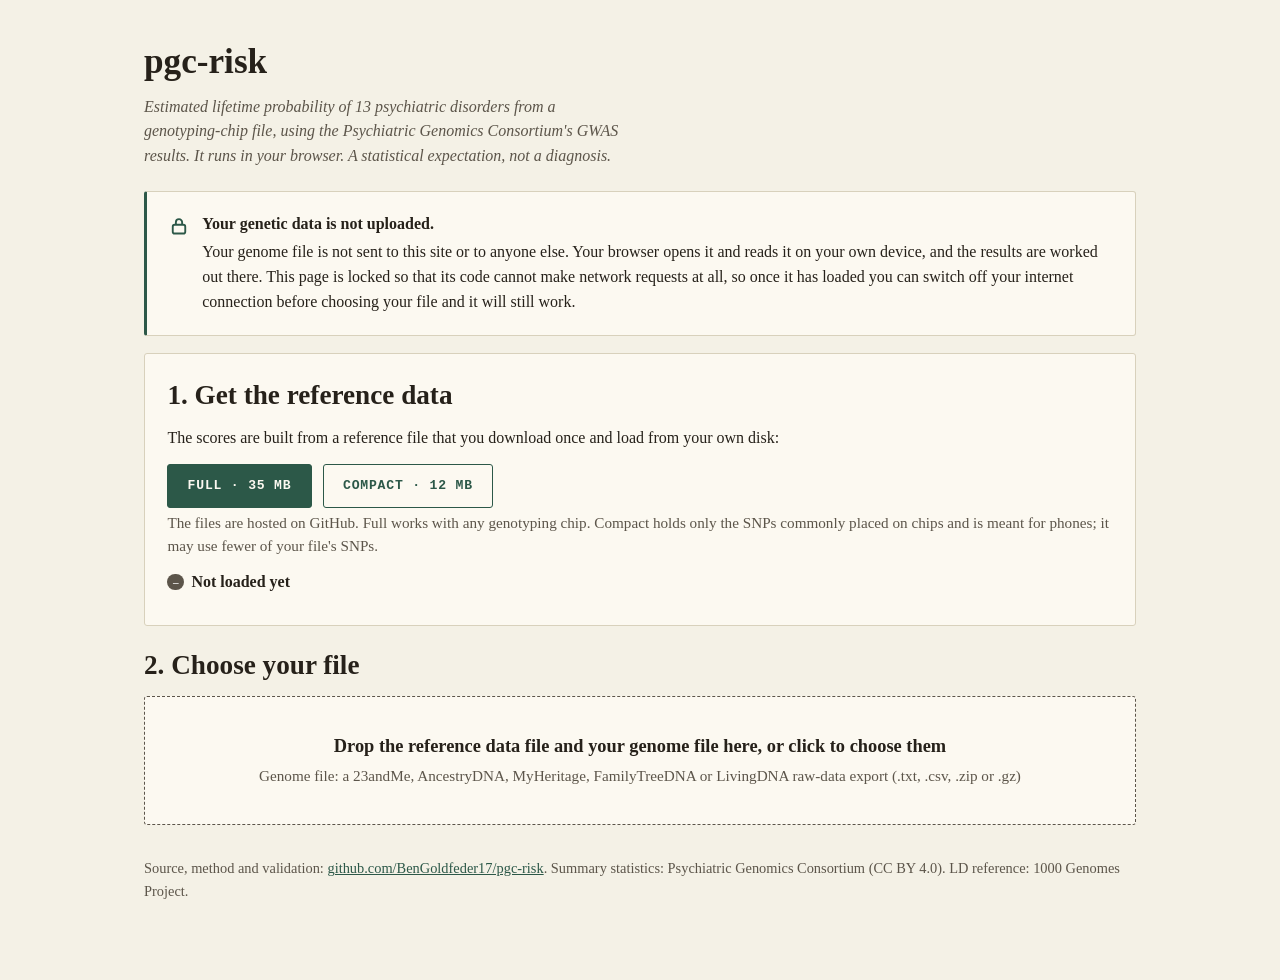
<file: web/index.html>
<!doctype html>
<html lang="en">
<head>
<meta charset="utf-8">
<meta name="viewport" content="width=device-width, initial-scale=1">
<!-- This page may load its own scripts and styles and nothing else, and may not make any
     network request from script (connect-src 'none'): a file you choose cannot leave your device. -->
<meta http-equiv="Content-Security-Policy" content="default-src 'none'; script-src 'self'; style-src 'self'; font-src 'self'; img-src 'self' data:; worker-src 'self'; connect-src 'none'; form-action 'none'; base-uri 'none'">
<meta name="referrer" content="no-referrer">
<title>pgc-risk in the browser</title>
<link rel="icon" href="data:,">
<link rel="stylesheet" href="standalone.css">
<link rel="stylesheet" href="tool.css">
</head>
<body>
<main>
<h1>pgc-risk</h1>
<p class="lede">Estimated lifetime probability of 13 psychiatric disorders from a genotyping-chip file, using the
Psychiatric Genomics Consortium's GWAS results. It runs in your browser. A statistical expectation, not a diagnosis.</p>

<!-- tool:start -->
<div class="pr-root" id="pr-root">
  <div class="pr-card pr-privacy" role="note">
    <svg width="20" height="20" viewBox="0 0 16 16" fill="none" stroke="currentColor" stroke-width="1.5" aria-hidden="true">
      <rect x="3" y="7" width="10" height="7" rx="1.5"/><path d="M5.5 7V5a2.5 2.5 0 0 1 5 0v2"/></svg>
    <p><strong>Your genetic data is not uploaded.</strong>
      Your genome file is not sent to this site or to anyone else. Your browser opens it and reads it on your own
      device, and the results are worked out there. This page is locked so that its code cannot make network
      requests at all, so once it has loaded you can switch off your internet connection before choosing your
      file and it will still work.</p>
  </div>

  <section class="pr-card" id="pr-step-data">
    <h2>1. Get the reference data</h2>
    <p>The scores are built from a reference file that you download once and load from your own disk:</p>
    <div class="pr-links">
      <a class="btn btn-solid" href="https://github.com/BenGoldfeder17/pgc-risk/releases/download/v0.1.0/pgc-risk-reference-full-v1.pgcr" rel="noopener noreferrer">Full · 35 MB</a>
      <a class="btn btn-ghost" href="https://github.com/BenGoldfeder17/pgc-risk/releases/download/v0.1.0/pgc-risk-reference-chips-v1.pgcr" rel="noopener noreferrer">Compact · 12 MB</a>
    </div>
    <p class="pr-sub">The files are hosted on GitHub. Full works with any genotyping chip. Compact holds only the
      SNPs commonly placed on chips and is meant for phones; it may use fewer of your file's SNPs.</p>
    <p id="pr-data-status"><span class="pr-status"><i>–</i>Not loaded yet</span></p>
    <button class="pr-linkbtn" id="pr-forget" hidden>Remove the reference data from this browser</button>
  </section>

  <section id="pr-step-genome">
    <h2>2. Choose your file</h2>
    <div id="pr-drop" tabindex="0" role="button" aria-label="Choose files">
      <strong id="pr-drop-title">Drop the reference data file and your genome file here, or click to choose them</strong>
      <span>Genome file: a 23andMe, AncestryDNA, MyHeritage, FamilyTreeDNA or LivingDNA raw-data export (.txt, .csv, .zip or .gz)</span>
    </div>
    <input id="pr-file" type="file" multiple hidden>
  </section>

  <div class="pr-card" id="pr-progress" hidden aria-live="polite">
    <b id="pr-stage">Reading</b>
    <div class="pr-meter"><i></i></div>
  </div>

  <div class="pr-card pr-msg critical" id="pr-error" hidden role="alert">
    <span class="pr-ico" aria-hidden="true">!</span><div><b id="pr-error-title">Could not score this file</b><span id="pr-error-text"></span></div>
  </div>

  <section id="pr-results" hidden>
    <div id="pr-warnings"></div>

    <div class="pr-card">
      <h2>Your file</h2>
      <dl class="pr-facts" id="pr-facts"></dl>
    </div>

    <div class="pr-card">
      <h2>Lifetime risk: population baseline and your estimate</h2>
      <p class="pr-sub">Each row is one disorder. The axis is logarithmic, so equal distances are equal ratios.</p>
      <div class="pr-legend" aria-hidden="true">
        <span><i class="pr-dot b"></i>Population baseline</span>
        <span id="pr-legend-estimate"><i class="pr-dot e"></i>Your estimate</span>
      </div>
      <div id="pr-chart"><div id="pr-rows"></div>
        <div class="pr-axis"><div></div><div class="pr-ticks" id="pr-ticks"></div><div></div></div>
        <div class="pr-axis-title">Lifetime risk</div>
        <div id="pr-tip" hidden></div>
      </div>
    </div>

    <div class="pr-card">
      <h2>The numbers</h2>
      <p class="pr-sub">Score percentile is where this genome's polygenic score falls among people of European ancestry.
        Accuracy is the share of the liability to the disorder that the score captures.</p>
      <div class="pr-scroll"><table>
        <thead><tr><th>Disorder</th><th>Baseline</th><th>Your estimate</th><th>Relative</th>
          <th>Score percentile</th><th>SNPs used</th><th>Accuracy</th></tr></thead>
        <tbody id="pr-tbody"></tbody>
      </table></div>
    </div>

    <div class="pr-card">
      <h2>How to read this</h2>
      <ul class="pr-notes">
        <li><b>Your estimate</b> is the lifetime risk among people whose polygenic score matches this one. It is not a
          prediction for one person: most people with a high score never develop the disorder, and most people who
          do develop it do not have a high score.</li>
        <li>Common-variant scores capture about 7% of the liability to schizophrenia and bipolar disorder, 4% for
          depression and 2% or less for the others. Family history, life events and rare variants are not included.</li>
        <li id="pr-low-note" hidden>Rows marked <i>little information</i> come from small studies: the estimate stays
          close to the baseline whatever the genotype.</li>
        <li>The scores are calibrated for European ancestry only. Within Europe, regional ancestry can move a score
          by a few tenths of a standard deviation.</li>
        <li>This is a research tool, not a medical test. If a result worries you, a doctor or a genetic counsellor
          is the right person to talk to.</li>
      </ul>
      <details>
        <summary>Where each number comes from</summary>
        <dl id="pr-sources"></dl>
      </details>
    </div>

    <div class="pr-actions">
      <button class="pr-primary" id="pr-again">Score another file</button>
      <button id="pr-save">Save results (JSON)</button>
      <button id="pr-copy">Copy as text</button>
      <button id="pr-print">Print or save as PDF</button>
    </div>
  </section>
</div>
<script type="module" src="app.js"></script>
<!-- tool:end -->

<p class="foot">Source, method and validation: <a href="https://github.com/BenGoldfeder17/pgc-risk" rel="noopener noreferrer">github.com/BenGoldfeder17/pgc-risk</a>.
Summary statistics: Psychiatric Genomics Consortium (CC BY 4.0). LD reference: 1000 Genomes Project.</p>
</main>
</body>
</html>
</file>
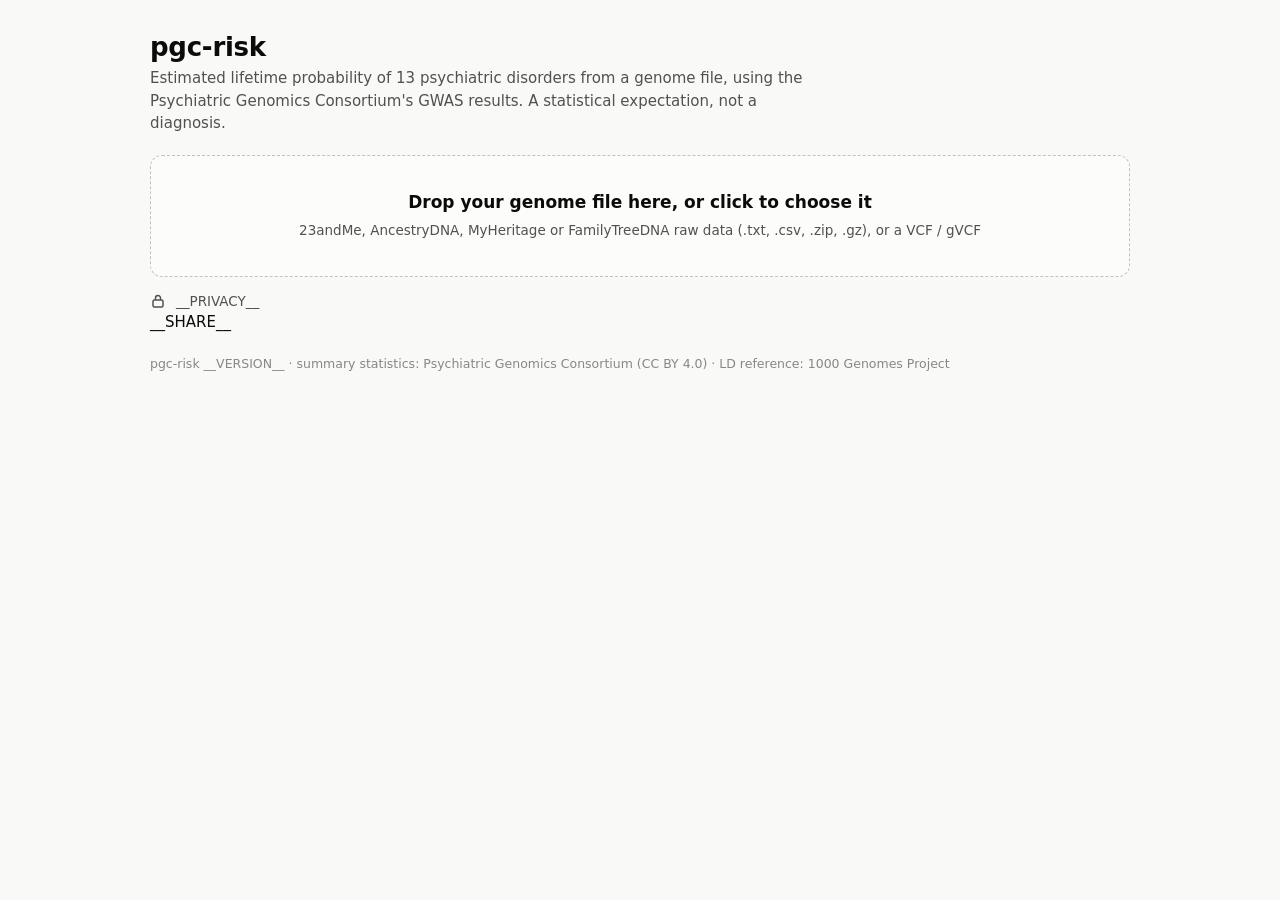
<file: pgc_risk/gui.html>
<!doctype html>
<html lang="en">
<head>
<meta charset="utf-8">
<meta name="viewport" content="width=device-width, initial-scale=1">
<title>pgc-risk</title>
<style>
:root {
  color-scheme: light;
  --plane: #f9f9f7;
  --surface: #fcfcfb;
  --text-primary: #0b0b0b;
  --text-secondary: #52514e;
  --text-muted: #898781;
  --grid: #e1e0d9;
  --axis: #c3c2b7;
  --border: rgba(11, 11, 11, 0.10);
  --wash: rgba(11, 11, 11, 0.04);
  /* one hue, two shades (validated as an ordinal ramp on each surface) */
  --baseline: #6da7ec;      /* blue 300: population baseline */
  --estimate: #2a78d6;      /* blue 450: this genome */
  --accent: #2a78d6;
  --good: #0ca30c;
  --warning: #fab219;
  --critical: #d03b3b;
}
@media (prefers-color-scheme: dark) {
  :root:not([data-theme="light"]) {
    color-scheme: dark;
    --plane: #0d0d0d;
    --surface: #1a1a19;
    --text-primary: #f0efec;
    --text-secondary: #c3c2b7;
    --text-muted: #898781;
    --grid: #2c2c2a;
    --axis: #383835;
    --border: rgba(255, 255, 255, 0.10);
    --wash: rgba(255, 255, 255, 0.05);
    --baseline: #256abf;    /* blue 500 */
    --estimate: #6da7ec;    /* blue 300 */
    --accent: #3987e5;
  }
}
:root[data-theme="dark"] {
  color-scheme: dark;
  --plane: #0d0d0d;
  --surface: #1a1a19;
  --text-primary: #f0efec;
  --text-secondary: #c3c2b7;
  --text-muted: #898781;
  --grid: #2c2c2a;
  --axis: #383835;
  --border: rgba(255, 255, 255, 0.10);
  --wash: rgba(255, 255, 255, 0.05);
  --baseline: #256abf;
  --estimate: #6da7ec;
  --accent: #3987e5;
}
* { box-sizing: border-box; }
html { background: var(--plane); }
body {
  margin: 0; padding: 32px 16px 64px;
  font: 15px/1.5 system-ui, -apple-system, "Segoe UI", sans-serif;
  color: var(--text-primary); background: var(--plane);
}
main { max-width: 980px; margin: 0 auto; }
h1 { font-size: 26px; line-height: 1.2; margin: 0 0 4px; font-weight: 650; letter-spacing: -0.01em; }
h2 { font-size: 17px; margin: 0 0 2px; font-weight: 650; }
p { margin: 0 0 10px; }
.lede { color: var(--text-secondary); margin-bottom: 20px; max-width: 70ch; }
.sub { color: var(--text-secondary); font-size: 13.5px; margin-bottom: 14px; }
.card {
  background: var(--surface); border: 1px solid var(--border); border-radius: 12px;
  padding: 20px 22px; margin-bottom: 16px;
}
[hidden] { display: none !important; }

/* drop zone */
#drop {
  border: 1.5px dashed var(--axis); border-radius: 12px; padding: 34px 20px; text-align: center;
  background: var(--surface); cursor: pointer; transition: border-color .12s, background .12s;
}
#drop:hover, #drop:focus-visible, #drop.over { border-color: var(--accent); background: var(--wash); outline: none; }
#drop strong { display: block; font-size: 17px; font-weight: 650; margin-bottom: 4px; }
#drop span { color: var(--text-secondary); font-size: 13.5px; }
.private { display: flex; gap: 10px; align-items: flex-start; color: var(--text-secondary); font-size: 13.5px; margin-top: 14px; }
.private svg { flex: none; margin-top: 2px; }
.share { margin-top: 18px; }
.share ul { margin: 0 0 10px; padding-left: 20px; }
.share p { margin-bottom: 8px; }
code { font: 13.5px ui-monospace, Consolas, monospace; overflow-wrap: anywhere; }
.share li code { font-size: 15px; font-weight: 600; }
.code { font-size: 20px; letter-spacing: 0.12em; font-variant-numeric: tabular-nums; }

/* progress */
.meter { height: 8px; border-radius: 4px; background: var(--grid); overflow: hidden; margin: 10px 0 6px; }
.meter > i { display: block; height: 100%; width: 0; background: var(--accent); border-radius: 4px; transition: width .25s; }
#stage { font-weight: 600; }
#stage-detail { color: var(--text-secondary); font-size: 13.5px; }

/* messages */
.msg { display: flex; gap: 10px; align-items: flex-start; padding: 12px 14px; border-radius: 10px;
       border: 1px solid var(--border); background: var(--surface); margin-bottom: 12px; }
.msg .ico { flex: none; width: 20px; height: 20px; border-radius: 50%; display: grid; place-items: center;
            font-size: 13px; font-weight: 700; color: #fff; margin-top: 1px; }
.msg.warning .ico { background: var(--warning); color: #0b0b0b; }
.msg.critical .ico { background: var(--critical); }
.msg b { display: block; }

/* file summary */
dl.facts { display: grid; grid-template-columns: max-content 1fr; gap: 6px 18px; margin: 0; }
dl.facts dt { color: var(--text-secondary); }
dl.facts dd { margin: 0; overflow-wrap: anywhere; }
.status { display: inline-flex; align-items: center; gap: 6px; font-weight: 600; }
.status i { width: 16px; height: 16px; border-radius: 50%; display: inline-grid; place-items: center;
            font-style: normal; font-size: 11px; font-weight: 700; color: #fff; }
.status.good i { background: var(--good); }
.status.warning i { background: var(--warning); color: #0b0b0b; }
.status.critical i { background: var(--critical); }

/* chart */
.legend { display: flex; gap: 18px; flex-wrap: wrap; color: var(--text-secondary); font-size: 13.5px; margin: 6px 0 10px; }
.legend span { display: inline-flex; align-items: center; gap: 7px; }
.dot { width: 10px; height: 10px; border-radius: 50%; display: inline-block; }
.dot.b { background: var(--surface); border: 2.5px solid var(--baseline); }   /* hollow = baseline */
.dot.e { background: var(--estimate); }                                       /* filled = this genome */
#chart { position: relative; }
.row { display: grid; grid-template-columns: minmax(150px, 232px) 1fr 108px; align-items: stretch; border-radius: 6px; }
.row:hover, .row:focus-visible { background: var(--wash); outline: none; }
.row .name { padding: 7px 10px 7px 6px; font-size: 14px; line-height: 20px; }
.row .name small { display: block; color: var(--text-muted); font-size: 12px; line-height: 15px; white-space: nowrap; }
.row .fig { padding: 7px 6px 7px 12px; text-align: right; font-variant-numeric: tabular-nums; font-size: 14px; line-height: 20px; white-space: nowrap; }
.row .fig small { color: var(--text-secondary); font-size: 12.5px; }
.track { position: relative; margin: 0 8px; min-height: 34px; }
.track .g { position: absolute; top: 0; bottom: 0; width: 1px; background: var(--grid); }
.track .link { position: absolute; top: 50%; height: 2px; margin-top: -1px; background: var(--baseline); border-radius: 1px; }
.track .pt { position: absolute; top: 50%; width: 10px; height: 10px; margin: -5px 0 0 -5px; border-radius: 50%;
             box-shadow: 0 0 0 2px var(--surface); }
.track .pt.b { background: var(--surface); border: 2.5px solid var(--baseline); }
.track .pt.e { background: var(--estimate); z-index: 1; }
.row:hover .pt, .row:focus-visible .pt { box-shadow: 0 0 0 2px var(--plane); }
.axis { display: grid; grid-template-columns: minmax(150px, 232px) 1fr 108px; }
.axis .ticks { position: relative; margin: 0 8px; height: 22px; border-top: 1px solid var(--axis); }
.axis .ticks span { position: absolute; top: 4px; transform: translateX(-50%); font-size: 12px; color: var(--text-muted);
                    font-variant-numeric: tabular-nums; white-space: nowrap; }
.axis-title { text-align: center; font-size: 12.5px; color: var(--text-muted); margin-top: 2px; }
#tip { position: absolute; z-index: 5; pointer-events: none; min-width: 210px; background: var(--surface);
       border: 1px solid var(--border); border-radius: 8px; padding: 9px 12px; font-size: 13px;
       box-shadow: 0 6px 24px rgba(0, 0, 0, 0.14); }
#tip b { display: block; margin-bottom: 4px; }
#tip div { display: flex; justify-content: space-between; gap: 16px; color: var(--text-secondary); }
#tip div span:first-child { color: var(--text-primary); font-weight: 600; font-variant-numeric: tabular-nums; order: 2; }
#tip div i { width: 12px; height: 3px; border-radius: 2px; display: inline-block; margin-right: 6px; vertical-align: middle; }

/* table */
.scroll { overflow-x: auto; }
table { border-collapse: collapse; width: 100%; font-size: 14px; }
th, td { padding: 7px 10px; text-align: right; border-bottom: 1px solid var(--grid); white-space: nowrap; font-variant-numeric: tabular-nums; }
th:first-child, td:first-child { text-align: left; white-space: normal; }
th { color: var(--text-secondary); font-weight: 600; font-size: 12.5px; }
td small { color: var(--text-muted); }
tr:last-child td { border-bottom: 0; }

.notes { color: var(--text-secondary); font-size: 13.5px; }
.notes li { margin-bottom: 5px; }
details { margin-top: 4px; }
summary { cursor: pointer; font-weight: 600; }
details dl { margin: 10px 0 0; font-size: 13.5px; }
details dt { font-weight: 600; margin-top: 10px; }
details dd { margin: 2px 0 0; color: var(--text-secondary); }
.actions { display: flex; gap: 10px; flex-wrap: wrap; margin-top: 4px; }
button {
  font: inherit; font-weight: 600; padding: 8px 14px; border-radius: 8px; border: 1px solid var(--border);
  background: var(--surface); color: var(--text-primary); cursor: pointer;
}
button:hover { background: var(--wash); }
button.primary { background: var(--accent); border-color: transparent; color: #fff; }
footer { color: var(--text-muted); font-size: 12.5px; margin-top: 22px; }

@media (max-width: 640px) {
  .row, .axis { grid-template-columns: 1fr 96px; }
  .row .name { grid-column: 1; }
  .row .fig { grid-column: 2; grid-row: 1; }
  .row .track { grid-column: 1 / -1; grid-row: 2; min-height: 24px; }
  .axis > :first-child, .axis > :last-child { display: none; }
  .axis .ticks { grid-column: 1 / -1; }
}
@media print {
  body { padding: 0; background: #fff; }
  #upload-card, .actions, #tip { display: none !important; }
  .card { border: 0; padding: 8px 0; break-inside: avoid; }
}
</style>
</head>
<body>
<main>
  <h1>pgc-risk</h1>
  <p class="lede">Estimated lifetime probability of 13 psychiatric disorders from a genome file, using the
    Psychiatric Genomics Consortium's GWAS results. A statistical expectation, not a diagnosis.</p>

  <section id="upload-card">
    <div id="drop" tabindex="0" role="button" aria-label="Choose a genome file">
      <strong>Drop your genome file here, or click to choose it</strong>
      <span>23andMe, AncestryDNA, MyHeritage or FamilyTreeDNA raw data (.txt, .csv, .zip, .gz), or a VCF / gVCF</span>
    </div>
    <input id="file" type="file" hidden>
    <div class="private">
      <svg width="16" height="16" viewBox="0 0 16 16" fill="none" stroke="currentColor" stroke-width="1.5" aria-hidden="true">
        <rect x="3" y="7" width="10" height="7" rx="1.5"/><path d="M5.5 7V5a2.5 2.5 0 0 1 5 0v2"/></svg>
      <span>__PRIVACY__</span>
    </div>
    __SHARE__
  </section>

  <section id="progress" class="card" hidden aria-live="polite">
    <div id="stage">Uploading</div>
    <div class="meter"><i id="bar"></i></div>
    <div id="stage-detail"></div>
  </section>

  <div id="error" class="msg critical" hidden role="alert">
    <span class="ico" aria-hidden="true">!</span><div><b>Could not score this file</b><span id="error-text"></span></div>
  </div>

  <section id="results" hidden>
    <div id="warnings"></div>

    <div class="card">
      <h2>Your file</h2>
      <dl class="facts" id="facts"></dl>
    </div>

    <div class="card">
      <h2>Lifetime risk: population baseline and your estimate</h2>
      <p class="sub">Each row is one disorder. The axis is logarithmic, so equal distances are equal ratios.</p>
      <div class="legend" aria-hidden="true">
        <span><i class="dot b"></i>Population baseline</span>
        <span id="legend-estimate"><i class="dot e"></i>Your estimate</span>
      </div>
      <div id="chart"><div id="rows"></div>
        <div class="axis"><div></div><div class="ticks" id="ticks"></div><div></div></div>
        <div class="axis-title">Lifetime risk</div>
        <div id="tip" hidden></div>
      </div>
    </div>

    <div class="card">
      <h2>The numbers</h2>
      <p class="sub">Score percentile is where this genome's polygenic score falls among people of European ancestry.
        Accuracy is the share of the liability to the disorder that the score captures.</p>
      <div class="scroll"><table>
        <thead><tr><th>Disorder</th><th>Baseline</th><th>Your estimate</th><th>Relative</th>
          <th>Score percentile</th><th>SNPs used</th><th>Accuracy</th></tr></thead>
        <tbody id="tbody"></tbody>
      </table></div>
    </div>

    <div class="card">
      <h2>How to read this</h2>
      <ul class="notes">
        <li><b>Your estimate</b> is the lifetime risk among people whose polygenic score matches this one. It is not a
          prediction for one person: most people with a high score never develop the disorder, and most people who
          do develop it do not have a high score.</li>
        <li>Common-variant scores capture about 7% of the liability to schizophrenia and bipolar disorder, 4% for
          depression and 2% or less for the others. Family history, life events and rare variants are not included.</li>
        <li id="low-note" hidden>Rows marked <i>little information</i> come from small studies: the estimate stays
          close to the baseline whatever the genotype.</li>
        <li>The scores are calibrated for European ancestry only. Within Europe, regional ancestry can move a score
          by a few tenths of a standard deviation.</li>
        <li>This is a research tool, not a medical test. If a result worries you, a doctor or a genetic counsellor
          is the right person to talk to.</li>
      </ul>
      <details>
        <summary>Where each number comes from</summary>
        <dl id="sources"></dl>
      </details>
    </div>

    <div class="actions">
      <button class="primary" id="again">Score another file</button>
      <button id="save-json">Save results (JSON)</button>
      <button id="copy-text">Copy as text</button>
      <button id="print">Print or save as PDF</button>
    </div>
  </section>

  <footer>pgc-risk __VERSION__ · summary statistics: Psychiatric Genomics Consortium (CC BY 4.0) · LD reference: 1000 Genomes Project</footer>
</main>

<script>
"use strict";
const TOKEN = "__TOKEN__";
const $ = (id) => document.getElementById(id);
const el = (tag, cls, text) => {
  const n = document.createElement(tag);
  if (cls) n.className = cls;
  if (text !== undefined) n.textContent = text;
  return n;
};
let lastResult = null;

// ---------------------------------------------------------------- formatting
const pct = (x) => {
  const v = 100 * x;
  if (v < 0.095) return v.toFixed(2) + "%";
  if (v < 9.95) return v.toFixed(1) + "%";
  return v.toFixed(0) + "%";
};
const ordinal = (p) => {
  const v = Math.min(99, Math.max(1, Math.round(100 * p)));
  const suf = (v % 100 >= 10 && v % 100 <= 20) ? "th" : ({1: "st", 2: "nd", 3: "rd"}[v % 10] || "th");
  return v + suf;
};
const num = (n) => n.toLocaleString("en-US");
const FORMATS = {"23andme": "23andMe-style export", ancestry: "AncestryDNA export",
                 csv: "MyHeritage / FamilyTreeDNA export", vcf: "VCF"};
const BASIS = {published: "published", scaled: "published, scaled", "hold-out": "own hold-out test",
               expected: "estimated from study size"};

// ---------------------------------------------------------------- upload
const drop = $("drop"), input = $("file");
drop.addEventListener("click", () => input.click());
drop.addEventListener("keydown", (e) => { if (e.key === "Enter" || e.key === " ") { e.preventDefault(); input.click(); } });
input.addEventListener("change", () => { if (input.files.length) start(input.files[0]); input.value = ""; });
["dragenter", "dragover"].forEach((t) => document.addEventListener(t, (e) => { e.preventDefault(); drop.classList.add("over"); }));
["dragleave", "drop"].forEach((t) => document.addEventListener(t, (e) => { e.preventDefault(); drop.classList.remove("over"); }));
document.addEventListener("drop", (e) => { const f = e.dataTransfer && e.dataTransfer.files; if (f && f.length) start(f[0]); });

function show(what) {
  $("upload-card").hidden = what !== "upload" && what !== "error";
  $("progress").hidden = what !== "progress";
  $("results").hidden = what !== "results";
  $("error").hidden = what !== "error";
}
function fail(message) { $("error-text").textContent = message; show("error"); }
function stage(title, detail, fraction) {
  $("stage").textContent = title;
  $("stage-detail").textContent = detail || "";
  $("bar").style.width = Math.round(100 * Math.min(1, Math.max(0, fraction))) + "%";
}

async function start(file) {
  show("progress");
  stage("Handing the file to the scorer", file.name, 0);
  // if this device's sign-in has ended, go back to the access-code page before sending a large file
  try {
    const check = await fetch("/api/session", {headers: {"X-Token": TOKEN}, cache: "no-store"});
    if (check.status === 401 || check.status === 403) return location.reload();
  } catch (err) {
    return fail("The scorer did not answer. Is the pgc-risk window still open?");
  }
  const xhr = new XMLHttpRequest();
  xhr.open("POST", "/api/score");
  xhr.setRequestHeader("X-Token", TOKEN);
  xhr.setRequestHeader("X-Filename", encodeURIComponent(file.name));
  xhr.setRequestHeader("Content-Type", "application/octet-stream");
  xhr.upload.onprogress = (e) => {
    if (e.lengthComputable) stage("Handing the file to the scorer", file.name + " · " + (e.loaded / 1048576).toFixed(0) + " of " + (e.total / 1048576).toFixed(0) + " MB", 0.25 * e.loaded / e.total);
  };
  xhr.onerror = () => fail("The scorer did not answer. Is the pgc-risk window still open?");
  xhr.onload = () => {
    let body = {};
    try { body = JSON.parse(xhr.responseText); } catch (err) { /* handled below */ }
    if (xhr.status === 401) return location.reload();
    if (xhr.status !== 200 || !body.job) return fail(body.error || ("Upload refused (" + xhr.status + ")."));
    poll(body.job);
  };
  xhr.send(file);
}

async function poll(job) {
  for (;;) {
    let s;
    try {
      const r = await fetch("/api/job/" + job, {headers: {"X-Token": TOKEN}, cache: "no-store"});
      s = await r.json();
      if (r.status === 401) return location.reload();
      if (!r.ok) return fail(s.error || "The scorer lost track of this file.");
    } catch (err) {
      return fail("The scorer did not answer. Is the pgc-risk window still open?");
    }
    if (s.state === "done") { render(s.result); return; }
    if (s.state === "error") return fail(s.error);
    if (s.state === "scoring") stage("Scoring", s.label + " (" + (s.done + 1) + " of " + s.total + ")", 0.4 + 0.6 * s.done / Math.max(1, s.total));
    else if (s.state === "reading") stage("Reading the genome file", "Large sequencing files take about half a minute", 0.3);
    else stage("Waiting", s.label, 0.25);
    await new Promise((res) => setTimeout(res, 400));
  }
}

// ---------------------------------------------------------------- results
function render(res) {
  lastResult = res;
  const g = res.genome, fit = res.ancestry_fit;

  const warn = $("warnings");
  warn.replaceChildren();
  for (const w of res.warnings) {
    const box = el("div", "msg " + (res.valid ? "warning" : "critical"));
    box.append(el("span", "ico", "!"));
    const body = el("div");
    body.append(el("b", "", res.valid ? "Treat these numbers as rough" : "This genome cannot be scored"), el("span", "", w));
    box.append(body);
    warn.append(box);
  }

  const facts = $("facts");
  facts.replaceChildren();
  const fact = (k, v) => { facts.append(el("dt", "", k)); const dd = el("dd"); if (typeof v === "string") dd.textContent = v; else dd.append(v); facts.append(dd); };
  fact("File", g.file);
  fact("Format", (FORMATS[g.format] || g.format) + (g.build ? ", GRCh" + g.build : ", build not stated") + (g.sample ? ", sample " + g.sample : ""));
  fact("Genotypes", num(g.called) + " autosomal SNPs with a call");
  const level = fit.value <= fit.good_below ? "good" : (fit.value <= fit.invalid_above ? "warning" : "critical");
  const badge = el("span", "status " + level);
  badge.append(el("i", "", level === "good" ? "✓" : "!"),
               document.createTextNode({good: "Matches the European reference", warning: "Borderline", critical: "Does not match the European reference"}[level]));
  const fitLine = el("span");
  fitLine.append(badge, document.createTextNode("  ·  " + fit.value.toFixed(3) + " over " + num(fit.snps) + " SNPs (1.00 is typical; above " + fit.invalid_above + " is not scorable)"));
  fact("Ancestry check", fitLine);
  for (const n of g.notes) fact("Note", n);

  drawChart(res);
  drawTable(res);

  const src = $("sources");
  src.replaceChildren();
  for (const d of res.disorders) {
    const s = res.sources[d.key];
    if (!s) continue;
    src.append(el("dt", "", d.name));
    src.append(el("dd", "", "Study: " + s.citation + (s.ref ? " (" + s.ref + ")" : "") + "." + (s.notes ? " " + s.notes : "")));
    src.append(el("dd", "", "Baseline: " + s.prevalence_source + "."));
    src.append(el("dd", "", "Accuracy: " + s.accuracy_source));
  }
  $("low-note").hidden = !res.disorders.some((d) => d.low_power);
  show("results");
  window.scrollTo({top: 0});
}

const TICKS = [0.0001, 0.0002, 0.0005, 0.001, 0.002, 0.005, 0.01, 0.02, 0.05, 0.1, 0.2, 0.5, 1];

function drawChart(res) {
  const rows = $("rows"), ticksEl = $("ticks");
  rows.replaceChildren();
  ticksEl.replaceChildren();
  $("legend-estimate").hidden = !res.valid;
  const vals = [];
  for (const d of res.disorders) {
    if (d.prevalence != null) vals.push(d.prevalence);
    if (res.valid && d.probability != null) vals.push(d.probability);
  }
  if (!vals.length) return;
  // the axis runs between the tick marks that enclose the data
  const lo = Math.max(...TICKS.filter((t) => t <= Math.min(...vals) * 1.0001), TICKS[0]);
  const hi = Math.min(...TICKS.filter((t) => t >= Math.max(...vals) * 0.9999), 1);
  const x = (p) => 100 * (Math.log10(Math.min(hi, Math.max(lo, p))) - Math.log10(lo)) / (Math.log10(hi) - Math.log10(lo));
  const ticks = TICKS.filter((t) => t >= lo && t <= hi);
  const every = ticks.length > 8 ? 2 : 1;                 // thin the labels on a narrow range
  ticks.forEach((t, i) => {
    if (i % every && i !== ticks.length - 1) return;
    const s = el("span", "", (100 * t >= 1 ? (100 * t).toFixed(0) : String(+(100 * t).toPrecision(1))) + "%");
    s.style.left = x(t) + "%";
    ticksEl.append(s);
  });

  for (const d of res.disorders) {
    const shown = res.valid && d.probability != null;
    const row = el("div", "row");
    row.tabIndex = 0;
    const name = el("div", "name", d.name);
    if (d.low_power) name.append(el("small", "", "little information"));
    const track = el("div", "track");
    for (const t of ticks) { const gl = el("div", "g"); gl.style.left = x(t) + "%"; track.append(gl); }
    if (d.prevalence != null) {
      if (shown) {
        const a = x(d.prevalence), b = x(d.probability);
        const link = el("div", "link");
        link.style.left = Math.min(a, b) + "%";
        link.style.width = Math.abs(a - b) + "%";
        track.append(link);
      }
      const pb = el("div", "pt b"); pb.style.left = x(d.prevalence) + "%"; track.append(pb);
      if (shown) { const pe = el("div", "pt e"); pe.style.left = x(d.probability) + "%"; track.append(pe); }
    }
    const fig = el("div", "fig", shown ? pct(d.probability) : "–");
    if (shown) fig.append(document.createTextNode(" "), el("small", "", d.relative_risk.toFixed(2) + "×"));
    row.append(name, track, fig);
    row.setAttribute("aria-label", d.name + ": baseline " + (d.prevalence != null ? pct(d.prevalence) : "unknown") +
                     (shown ? ", your estimate " + pct(d.probability) + ", " + ordinal(d.percentile) + " percentile" : ", no estimate"));
    const tipFor = (ev) => showTip(row, d, shown, ev);
    row.addEventListener("pointermove", tipFor);
    row.addEventListener("focus", tipFor);
    row.addEventListener("pointerleave", hideTip);
    row.addEventListener("blur", hideTip);
    rows.append(row);
  }
}

function showTip(row, d, shown, ev) {
  const tip = $("tip"), chart = $("chart");
  tip.replaceChildren(el("b", "", d.name));
  const line = (value, label, color) => {
    const r = el("div");
    const lab = el("span");
    if (color) { const key = el("i"); key.style.background = "var(--" + color + ")"; lab.append(key); }
    lab.append(document.createTextNode(label));
    r.append(el("span", "", value), lab);
    tip.append(r);
  };
  if (shown) line(pct(d.probability), "Your estimate", "estimate");
  if (d.prevalence != null) line(pct(d.prevalence), "Population baseline", "baseline");
  if (shown) {
    line(d.relative_risk.toFixed(2) + "×", "Relative to average");
    line(ordinal(d.percentile), "Score percentile");
  }
  line(num(d.snps_used), "SNPs used");
  tip.hidden = false;
  const box = chart.getBoundingClientRect(), r = row.getBoundingClientRect();
  const px = ev && ev.clientX ? ev.clientX - box.left : r.left - box.left + r.width / 2;
  tip.style.left = Math.max(0, Math.min(box.width - tip.offsetWidth, px + 14)) + "px";
  const below = r.bottom - box.top + 6;
  tip.style.top = (below + tip.offsetHeight > box.height + 40 ? r.top - box.top - tip.offsetHeight - 6 : below) + "px";
}
function hideTip() { $("tip").hidden = true; }

function drawTable(res) {
  const body = $("tbody");
  body.replaceChildren();
  for (const d of res.disorders) {
    const shown = res.valid && d.probability != null;
    const tr = el("tr");
    const first = el("td", "", d.name);
    if (d.low_power) first.append(document.createTextNode(" "), el("small", "", "little information"));
    tr.append(first,
      el("td", "", d.prevalence != null ? pct(d.prevalence) : "–"),
      el("td", "", shown ? pct(d.probability) : "–"),
      el("td", "", shown ? d.relative_risk.toFixed(2) + "×" : "–"),
      el("td", "", shown ? ordinal(d.percentile) : "–"),
      el("td", "", num(d.snps_used)));
    const acc = el("td", "", d.r2_liability != null ? (100 * d.r2_liability).toFixed(d.r2_liability < 0.01 ? 2 : 1) + "% " : "–");
    if (d.r2_basis) acc.append(el("small", "", BASIS[d.r2_basis] || d.r2_basis));
    tr.append(acc);
    body.append(tr);
  }
}

// ---------------------------------------------------------------- actions
$("again").addEventListener("click", () => { lastResult = null; show("upload"); });
$("print").addEventListener("click", () => window.print());
$("copy-text").addEventListener("click", async (e) => {
  try { await navigator.clipboard.writeText(lastResult.text); e.target.textContent = "Copied"; }
  catch (err) { e.target.textContent = "Copy failed"; }
  setTimeout(() => { e.target.textContent = "Copy as text"; }, 1500);
});
$("save-json").addEventListener("click", () => {
  const out = Object.assign({}, lastResult);
  delete out.text;
  const a = document.createElement("a");
  a.href = URL.createObjectURL(new Blob([JSON.stringify(out, null, 2)], {type: "application/json"}));
  a.download = "pgc-risk-results.json";
  document.body.append(a);
  a.click();
  a.remove();
  setTimeout(() => URL.revokeObjectURL(a.href), 1000);
});
</script>
</body>
</html>
</file>
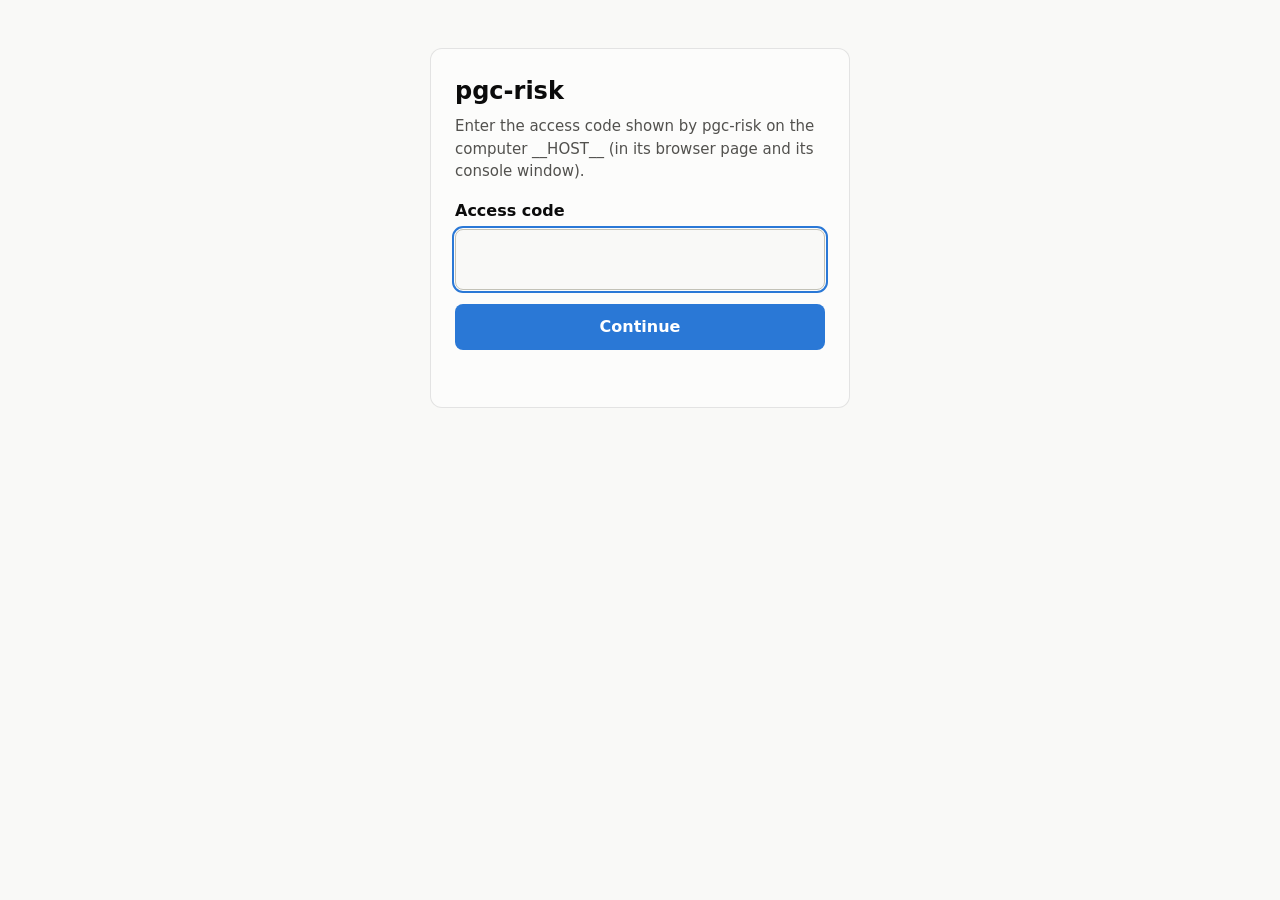
<file: pgc_risk/gui_login.html>
<!doctype html>
<html lang="en">
<head>
<meta charset="utf-8">
<meta name="viewport" content="width=device-width, initial-scale=1">
<title>pgc-risk</title>
<style>
:root {
  color-scheme: light;
  --plane: #f9f9f7; --surface: #fcfcfb; --text-primary: #0b0b0b; --text-secondary: #52514e;
  --axis: #c3c2b7; --border: rgba(11, 11, 11, 0.10); --accent: #2a78d6; --critical: #d03b3b;
}
@media (prefers-color-scheme: dark) {
  :root {
    color-scheme: dark;
    --plane: #0d0d0d; --surface: #1a1a19; --text-primary: #f0efec; --text-secondary: #c3c2b7;
    --axis: #383835; --border: rgba(255, 255, 255, 0.10); --accent: #3987e5;
  }
}
* { box-sizing: border-box; }
body { margin: 0; padding: 48px 16px; font: 16px/1.5 system-ui, -apple-system, "Segoe UI", sans-serif;
       color: var(--text-primary); background: var(--plane); }
main { max-width: 420px; margin: 0 auto; background: var(--surface); border: 1px solid var(--border);
       border-radius: 12px; padding: 24px; }
h1 { font-size: 24px; margin: 0 0 6px; font-weight: 650; }
p { margin: 0 0 16px; color: var(--text-secondary); font-size: 15px; }
label { display: block; font-weight: 600; margin-bottom: 6px; }
input { width: 100%; font: inherit; font-size: 26px; letter-spacing: 0.3em; text-align: center; padding: 10px;
        border-radius: 8px; border: 1px solid var(--axis); background: var(--plane); color: var(--text-primary); }
input:focus { outline: 2px solid var(--accent); outline-offset: 1px; }
button { width: 100%; margin-top: 14px; font: inherit; font-weight: 600; padding: 11px; border-radius: 8px;
         border: 0; background: var(--accent); color: #fff; cursor: pointer; }
#msg { min-height: 1.5em; margin: 12px 0 0; color: var(--text-primary); font-size: 14.5px; }
#msg.bad::before { content: "! "; font-weight: 700; color: var(--critical); }
</style>
</head>
<body>
<main>
  <h1>pgc-risk</h1>
  <p>Enter the access code shown by pgc-risk on the computer __HOST__ (in its browser page and its console window).</p>
  <form id="form" autocomplete="off">
    <label for="code">Access code</label>
    <input id="code" inputmode="numeric" pattern="[0-9]*" maxlength="6" autofocus required>
    <button type="submit">Continue</button>
  </form>
  <div id="msg" role="alert"></div>
</main>
<script>
"use strict";
document.getElementById("form").addEventListener("submit", async (e) => {
  e.preventDefault();
  const msg = document.getElementById("msg");
  msg.className = "";
  msg.textContent = "Checking";
  try {
    const r = await fetch("/api/login", {method: "POST", headers: {"Content-Type": "application/json"},
                                         body: JSON.stringify({code: document.getElementById("code").value})});
    if (r.ok) { location.reload(); return; }
    const body = await r.json().catch(() => ({}));
    msg.className = "bad";
    msg.textContent = body.error || "Not accepted.";
  } catch (err) {
    msg.className = "bad";
    msg.textContent = "The computer running pgc-risk did not answer.";
  }
});
</script>
</body>
</html>
</file>
<file: web/standalone.css>
/* Page chrome for web/index.html when it is served on its own (the tool's styles are in tool.css). */
html { background: #f4f1e6; }
body { margin: 0; padding: 2.2rem 1rem 4rem; font: 16px/1.55 Georgia, "Times New Roman", serif; color: #26211a; background: #f4f1e6; }
main { max-width: 62rem; margin: 0 auto; }
h1 { font-size: 2.2rem; margin: 0 0 .3rem; }
h2 { font-weight: 600; }
.lede { color: #5c554a; font-style: italic; max-width: 60ch; margin: 0 0 1.4rem; }
a { color: #2c5848; }
.btn { display: inline-flex; align-items: center; min-height: 44px; font: 700 .82rem ui-monospace, Consolas, monospace;
       letter-spacing: .06em; text-transform: uppercase; text-decoration: none; padding: .7rem 1.2rem; border-radius: 3px;
       border: 1px solid #2c5848; box-sizing: border-box; }
.btn-solid { background: #2c5848; color: #fcf9f1; }
.btn-ghost { background: transparent; color: #2c5848; }
.foot { color: #5c554a; font-size: .9rem; margin-top: 2rem; }
</file>
<file: web/tool.css>
/* pgc-risk browser tool.  Colours fall back to its own values when the host page defines none. */
.pr-root {
  --pr-surface: var(--paper-raised, #fcf9f1);
  --pr-plane: var(--paper, #f4f1e6);
  --pr-ink: var(--ink, #26211a);
  --pr-ink-soft: var(--ink-soft, #5c554a);
  --pr-line: var(--line, #d8d1bc);
  --pr-accent: var(--green, #2c5848);
  --pr-accent-tint: var(--green-tint, #dfe6dc);
  --pr-mono: var(--font-mono, ui-monospace, Consolas, monospace);
  /* one hue, two shades; validated as an ordinal ramp on the surface colour */
  --pr-baseline: #6fa58e;
  --pr-estimate: #2c5848;
  --pr-good: #0ca30c;
  --pr-warning: #fab219;
  --pr-critical: #d03b3b;
  color: var(--pr-ink);
  max-width: 62rem;
}
.pr-root [hidden] { display: none !important; }
.pr-first { border-top: 0; }
.pr-lede-gap { margin-bottom: 2rem; }
.pr-root h2 { font-size: clamp(1.3rem, 2.6vw, 1.7rem); margin: 0 0 .35em; }
.pr-root p { margin: 0 0 .7em; }
.pr-sub { color: var(--pr-ink-soft); font-size: .95rem; }
.pr-card {
  background: var(--pr-surface); border: 1px solid var(--pr-line); border-radius: 3px;
  padding: 1.25rem 1.4rem; margin: 0 0 1.1rem;
}

.pr-privacy { display: flex; gap: .8rem; align-items: flex-start; border-left: 3px solid var(--pr-accent); }
.pr-privacy svg { flex: none; margin-top: .25rem; color: var(--pr-accent); }
.pr-privacy p { margin: 0; }
.pr-privacy strong { display: block; margin-bottom: .2rem; }

.pr-status { display: inline-flex; align-items: center; gap: .45rem; font-weight: 600; }
.pr-status i { width: 1.05rem; height: 1.05rem; border-radius: 50%; display: inline-grid; place-items: center;
               font-style: normal; font-size: .7rem; font-weight: 700; color: #fff; background: var(--pr-ink-soft); }
.pr-status.good i { background: var(--pr-good); }
.pr-status.warning i { background: var(--pr-warning); color: #0b0b0b; }
.pr-status.critical i { background: var(--pr-critical); }
.pr-links { display: flex; gap: .7rem; flex-wrap: wrap; margin: .8rem 0 .2rem; }
.pr-linkbtn {
  font: inherit; color: var(--pr-accent); background: none; border: 0; padding: 0; cursor: pointer;
  text-decoration: underline; text-decoration-thickness: 1px; text-underline-offset: 3px;
}

#pr-drop {
  border: 1.5px dashed var(--pr-ink-soft); border-radius: 3px; padding: 2.2rem 1.2rem; text-align: center;
  background: var(--pr-surface); cursor: pointer; transition: border-color .12s, background .12s; margin-bottom: 1.1rem;
}
#pr-drop:hover, #pr-drop:focus-visible, #pr-drop.over { border-color: var(--pr-accent); background: var(--pr-accent-tint); outline: none; }
#pr-drop strong { display: block; font-size: 1.15rem; margin-bottom: .25rem; }
#pr-drop span { color: var(--pr-ink-soft); font-size: .95rem; }

.pr-meter { height: 8px; border-radius: 4px; background: var(--pr-line); overflow: hidden; margin: .7rem 0 .4rem; }
.pr-meter > i { display: block; height: 100%; width: 35%; background: var(--pr-accent); border-radius: 4px;
                animation: pr-slide 1.1s ease-in-out infinite alternate; }
@keyframes pr-slide { from { margin-left: 0; } to { margin-left: 65%; } }
@media (prefers-reduced-motion: reduce) { .pr-meter > i { animation: none; width: 100%; } }

.pr-msg { display: flex; gap: .7rem; align-items: flex-start; }
.pr-msg .pr-ico { flex: none; width: 1.3rem; height: 1.3rem; border-radius: 50%; display: grid; place-items: center;
                  font-size: .8rem; font-weight: 700; color: #fff; margin-top: .15rem; }
.pr-msg.warning .pr-ico { background: var(--pr-warning); color: #0b0b0b; }
.pr-msg.critical .pr-ico { background: var(--pr-critical); }
.pr-msg b { display: block; }

dl.pr-facts { display: grid; grid-template-columns: max-content 1fr; gap: .35rem 1.2rem; margin: 0; }
dl.pr-facts dt { color: var(--pr-ink-soft); }
dl.pr-facts dd { margin: 0; overflow-wrap: anywhere; }

/* chart: population baseline (hollow) and this genome's estimate (filled), one row per disorder */
.pr-legend { display: flex; gap: 1.2rem; flex-wrap: wrap; color: var(--pr-ink-soft); font-size: .92rem; margin: .4rem 0 .7rem; }
.pr-legend span { display: inline-flex; align-items: center; gap: .45rem; }
.pr-dot { width: 10px; height: 10px; border-radius: 50%; display: inline-block; box-sizing: border-box; }
.pr-dot.b { background: var(--pr-surface); border: 2.5px solid var(--pr-baseline); }
.pr-dot.e { background: var(--pr-estimate); }
#pr-chart { position: relative; }
.pr-row { display: grid; grid-template-columns: minmax(9.5rem, 15rem) 1fr 7rem; align-items: stretch; border-radius: 3px; }
.pr-row:hover, .pr-row:focus-visible { background: var(--pr-accent-tint); outline: none; }
.pr-row .pr-name { padding: .45rem .6rem .45rem .35rem; line-height: 1.3; }
.pr-row .pr-name small { display: block; color: var(--pr-ink-soft); font-size: .78rem; white-space: nowrap; }
.pr-row .pr-fig { padding: .45rem .35rem .45rem .7rem; text-align: right; font-variant-numeric: tabular-nums; white-space: nowrap; }
.pr-row .pr-fig small { color: var(--pr-ink-soft); font-size: .85rem; }
.pr-track { position: relative; margin: 0 8px; min-height: 2.2rem; }
.pr-track .pr-g { position: absolute; top: 0; bottom: 0; width: 1px; background: var(--pr-line); }
.pr-track .pr-link { position: absolute; top: 50%; height: 2px; margin-top: -1px; background: var(--pr-baseline); border-radius: 1px; }
.pr-track .pr-pt { position: absolute; top: 50%; width: 10px; height: 10px; margin: -5px 0 0 -5px; border-radius: 50%;
                   box-sizing: border-box; box-shadow: 0 0 0 2px var(--pr-surface); }
.pr-track .pr-pt.b { background: var(--pr-surface); border: 2.5px solid var(--pr-baseline); }
.pr-track .pr-pt.e { background: var(--pr-estimate); z-index: 1; }
.pr-axis { display: grid; grid-template-columns: minmax(9.5rem, 15rem) 1fr 7rem; }
.pr-axis .pr-ticks { position: relative; margin: 0 8px; height: 1.6rem; border-top: 1px solid var(--pr-ink-soft); }
.pr-axis .pr-ticks span { position: absolute; top: .3rem; transform: translateX(-50%); font-size: .78rem; color: var(--pr-ink-soft);
                          font-variant-numeric: tabular-nums; white-space: nowrap; }
.pr-axis-title { text-align: center; font-size: .82rem; color: var(--pr-ink-soft); margin-top: .1rem; }
#pr-tip { position: absolute; z-index: 5; pointer-events: none; min-width: 14rem; background: var(--pr-surface);
          border: 1px solid var(--pr-line); border-radius: 3px; padding: .55rem .75rem; font-size: .88rem;
          box-shadow: 0 8px 22px -12px rgba(38, 33, 26, .55); }
#pr-tip b { display: block; margin-bottom: .25rem; }
#pr-tip div { display: flex; justify-content: space-between; gap: 1rem; color: var(--pr-ink-soft); }
#pr-tip div span:first-child { color: var(--pr-ink); font-weight: 600; font-variant-numeric: tabular-nums; order: 2; }
#pr-tip div i { width: 12px; height: 3px; border-radius: 2px; display: inline-block; margin-right: 6px; vertical-align: middle; }
#pr-tip div i.b { background: var(--pr-baseline); }
#pr-tip div i.e { background: var(--pr-estimate); }

.pr-scroll { overflow-x: auto; }
.pr-root table { border-collapse: collapse; width: 100%; font-size: .93rem; }
.pr-root th, .pr-root td { padding: .45rem .6rem; text-align: right; border-bottom: 1px solid var(--pr-line);
                           white-space: nowrap; font-variant-numeric: tabular-nums; }
.pr-root th:first-child, .pr-root td:first-child { text-align: left; white-space: normal; }
.pr-root th { color: var(--pr-ink-soft); font-weight: 600; font-size: .82rem; font-family: var(--pr-mono); letter-spacing: .04em; }
.pr-root td small { color: var(--pr-ink-soft); }
.pr-root td small.pr-tag { display: block; font-size: .8rem; }
.pr-root tr:last-child td { border-bottom: 0; }

.pr-notes { color: var(--pr-ink-soft); font-size: .95rem; padding-left: 1.2rem; margin: 0 0 .8rem; }
.pr-notes li { margin-bottom: .35rem; }
.pr-root details summary { cursor: pointer; font-weight: 600; }
.pr-root details dl { margin: .6rem 0 0; font-size: .92rem; }
.pr-root details dt { font-weight: 600; margin-top: .7rem; }
.pr-root details dd { margin: .15rem 0 0; color: var(--pr-ink-soft); }
.pr-actions { display: flex; gap: .7rem; flex-wrap: wrap; margin: .3rem 0 1.2rem; }
.pr-actions button {
  font-family: var(--pr-mono); font-size: .82rem; font-weight: 700; letter-spacing: .05em; text-transform: uppercase;
  padding: .65rem 1.1rem; border-radius: 3px; border: 1px solid var(--pr-accent); background: transparent;
  color: var(--pr-accent); cursor: pointer; min-height: 44px;
}
.pr-actions button:hover { background: var(--pr-accent-tint); }
.pr-actions button.pr-primary { background: var(--pr-accent); color: var(--pr-surface); }

@media (max-width: 640px) {
  .pr-row, .pr-axis { grid-template-columns: 1fr 6.2rem; }
  .pr-row .pr-fig { grid-column: 2; grid-row: 1; }
  .pr-row .pr-track { grid-column: 1 / -1; grid-row: 2; min-height: 1.6rem; }
  .pr-axis > :first-child, .pr-axis > :last-child { display: none; }
  .pr-axis .pr-ticks { grid-column: 1 / -1; }
}
@media print {
  #pr-drop, .pr-actions, #pr-tip, #pr-step-data, .site-nav, .site-footer, .evalbar { display: none !important; }
  .pr-card { border: 0; padding: .4rem 0; break-inside: avoid; }
}
</file>
